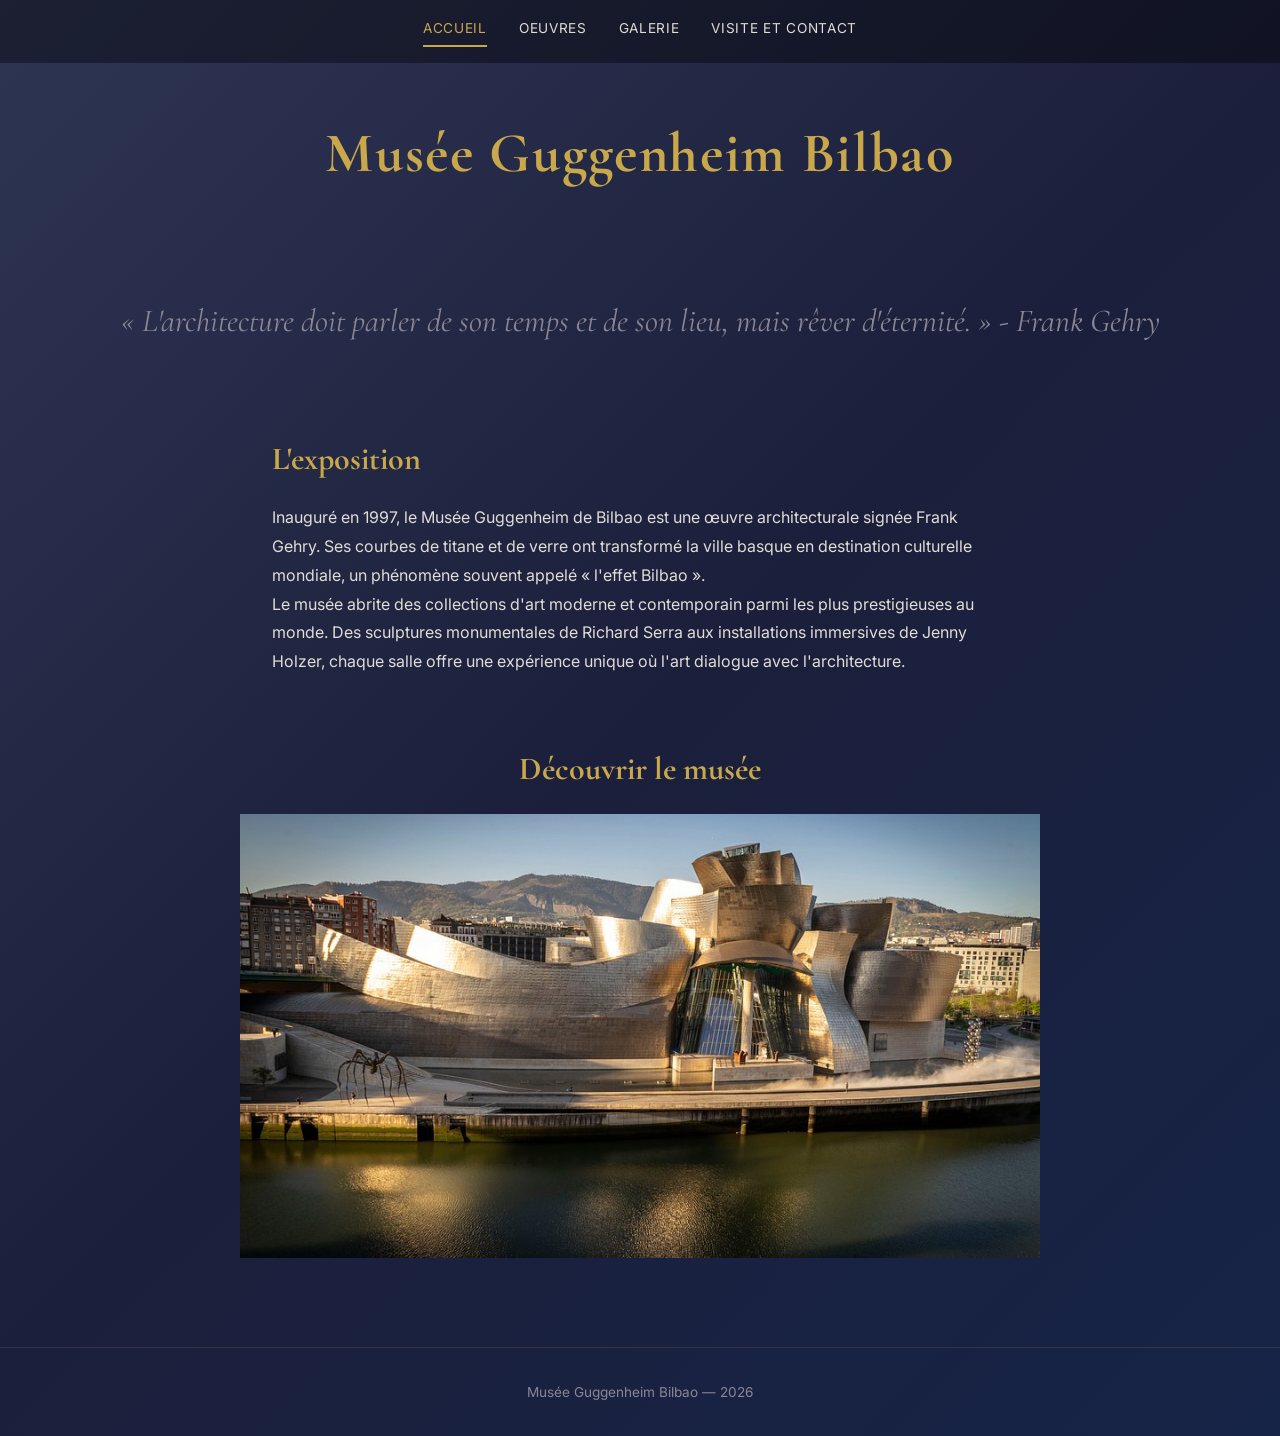
<file: index.html>
<!-- Mateo Coda-Forno 20266263 | Mariama Amadou Amadou 20289908 -->
<!DOCTYPE html>
<html lang="fr">
<head>
    <meta charset="UTF-8">
    <meta name="viewport" content="width=device-width, initial-scale=1.0">
    <title>Musée Guggenheim Bilbao - Accueil</title>
    <link rel="stylesheet" href="style.css">
    <link href="https://fonts.googleapis.com/css2?family=Cormorant+Garamond:wght@400;600;700&family=Inter:wght@300;400;500&display=swap" rel="stylesheet">
</head>
<body class="page-accueil">
    <header>
        <nav>
            <a href="index.html" class="active">Accueil</a>
            <a href="oeuvres.html">Oeuvres</a>
            <a href="galerie.html">Galerie</a>
            <a href="visite-contact.html">Visite et Contact</a>
        </nav>
        <h1>Musée Guggenheim Bilbao</h1>
    </header>

    <main>
        <!-- Citation -->
        <blockquote>
            « L'architecture doit parler de son temps et de son lieu, mais rêver d'éternité. » - Frank Gehry
        </blockquote>

        <!-- Description -->
        <section class="description">
            <h2>L'exposition</h2>
        <p>
            Inauguré en 1997, le Musée Guggenheim de Bilbao est une œuvre
            architecturale signée Frank Gehry. Ses courbes de titane et de
            verre ont transformé la ville basque en destination culturelle
            mondiale, un phénomène souvent appelé « l'effet Bilbao ».
        </p>
        <p>
            Le musée abrite des collections d'art moderne et contemporain
            parmi les plus prestigieuses au monde. Des sculptures monumentales
            de Richard Serra aux installations immersives de Jenny Holzer,
            chaque salle offre une expérience unique où l'art dialogue
            avec l'architecture.
        </p>

        </section>

        <!-- ImageMap -->
        <section class="image-map">
    <h2>Découvrir le musée</h2>
    <img src="assets/MuseePhotoDehors.jpg"
         alt="Vue extérieure du Musée Guggenheim Bilbao avec la sculpture Maman"
         usemap="#carte-musee"
         width="800" height="500">

    <map name="carte-musee">
        <!-- Sculpture Maman (c'est l'araignée) -->
        <area shape="circle"
              coords="150,280,60"
              href="https://fr.wikipedia.org/wiki/Maman_(sculpture)"
              alt="Découvrir Maman de Louise Bourgeois"
              target="_blank">

        <!-- Entrée du musée -->
        <area shape="rect"
              coords="450,180,635,310"
              href="https://www.guggenheim-bilbao.eus/"
              alt="Visiter le site officiel du musée"
              target="_blank">
    </map>
    </section>
       
    </main>

    <footer>
        <p>Musée Guggenheim Bilbao — 2026</p>
    </footer>
</body>
</html>
</file>
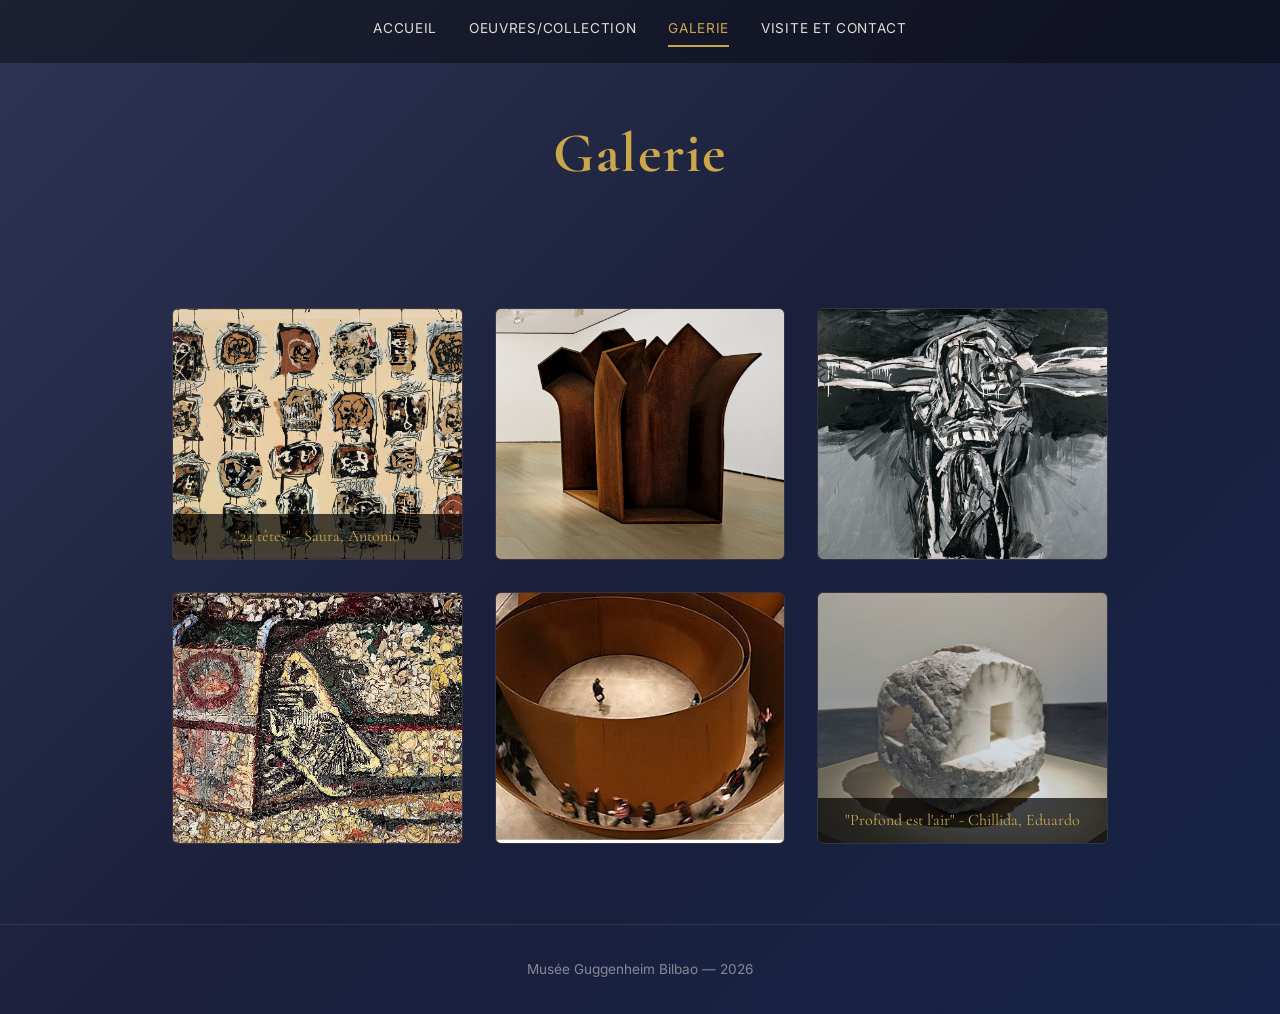
<file: galerie.html>
<!-- Mateo Coda-Forno 20266263 | Mariama Amadou Amadou 20289908 -->
<!DOCTYPE html>
<html lang="fr">
<head>
    <meta charset="UTF-8">
    <meta name="viewport" content="width=device-width, initial-scale=1.0">
    <title>Musée Virtuel Guggenheim Bilbao - Galerie</title>
    <link rel="stylesheet" href="style.css">
    <link href="https://fonts.googleapis.com/css2?family=Cormorant+Garamond:wght@400;600;700&family=Inter:wght@300;400;500&display=swap" rel="stylesheet">
</head>
<body class="page-galerie">
    <header>
        <nav>
            <a href="index.html">Accueil</a>
            <a href="oeuvres.html">Oeuvres/Collection</a>
            <a href="galerie.html" class="active">Galerie</a>
            <a href="visite-contact.html">Visite et Contact</a>
        </nav>
        <h1>Galerie</h1>
    </header>

    <main>
        <div class="grille-galerie">
            <!-- Image 1 -->
            <div class="carte-galerie">
                <img src="assets/Oeuvre24Tetes.jpg" alt="24 têtes de Antonio Saura">
                <div class="caption">"24 têtes" - Saura, Antonio</div>
            </div>

            <!-- Image 2 -->
            <div class="carte-galerie">
                <img src="assets/OeuvreConseilEspaceV.jpg" alt="Conseil de l'espace V">
            </div>

            <!-- Image 3 -->
            <div class="carte-galerie">
                <img src="assets/OeuvreCrucification.jpg" alt="Crucifixion">
            </div>

            <!-- Image 4 -->
            <div class="carte-galerie">
                <img src="assets/OeuvreSpain.jpg" alt="Spain">
            </div>

            <!-- Image 5 -->
            <div class="carte-galerie">
                <img src="assets/OeuvreMatiereTemps.jpg" alt="La Matière du Temps de Richard Serra">
            </div>

            <!-- Image 6 -->
            <div class="carte-galerie">
                <img src="assets/OeuvreProfondEstAir.jpeg" alt="Profond est l'air de Eduardo Chillida">
                <div class="caption">"Profond est l'air" - Chillida, Eduardo</div>
            </div>
        </div>
    </main>

    <footer>
        <p>Musée Guggenheim Bilbao — 2026</p>
    </footer>
</body>
</html>
</file>
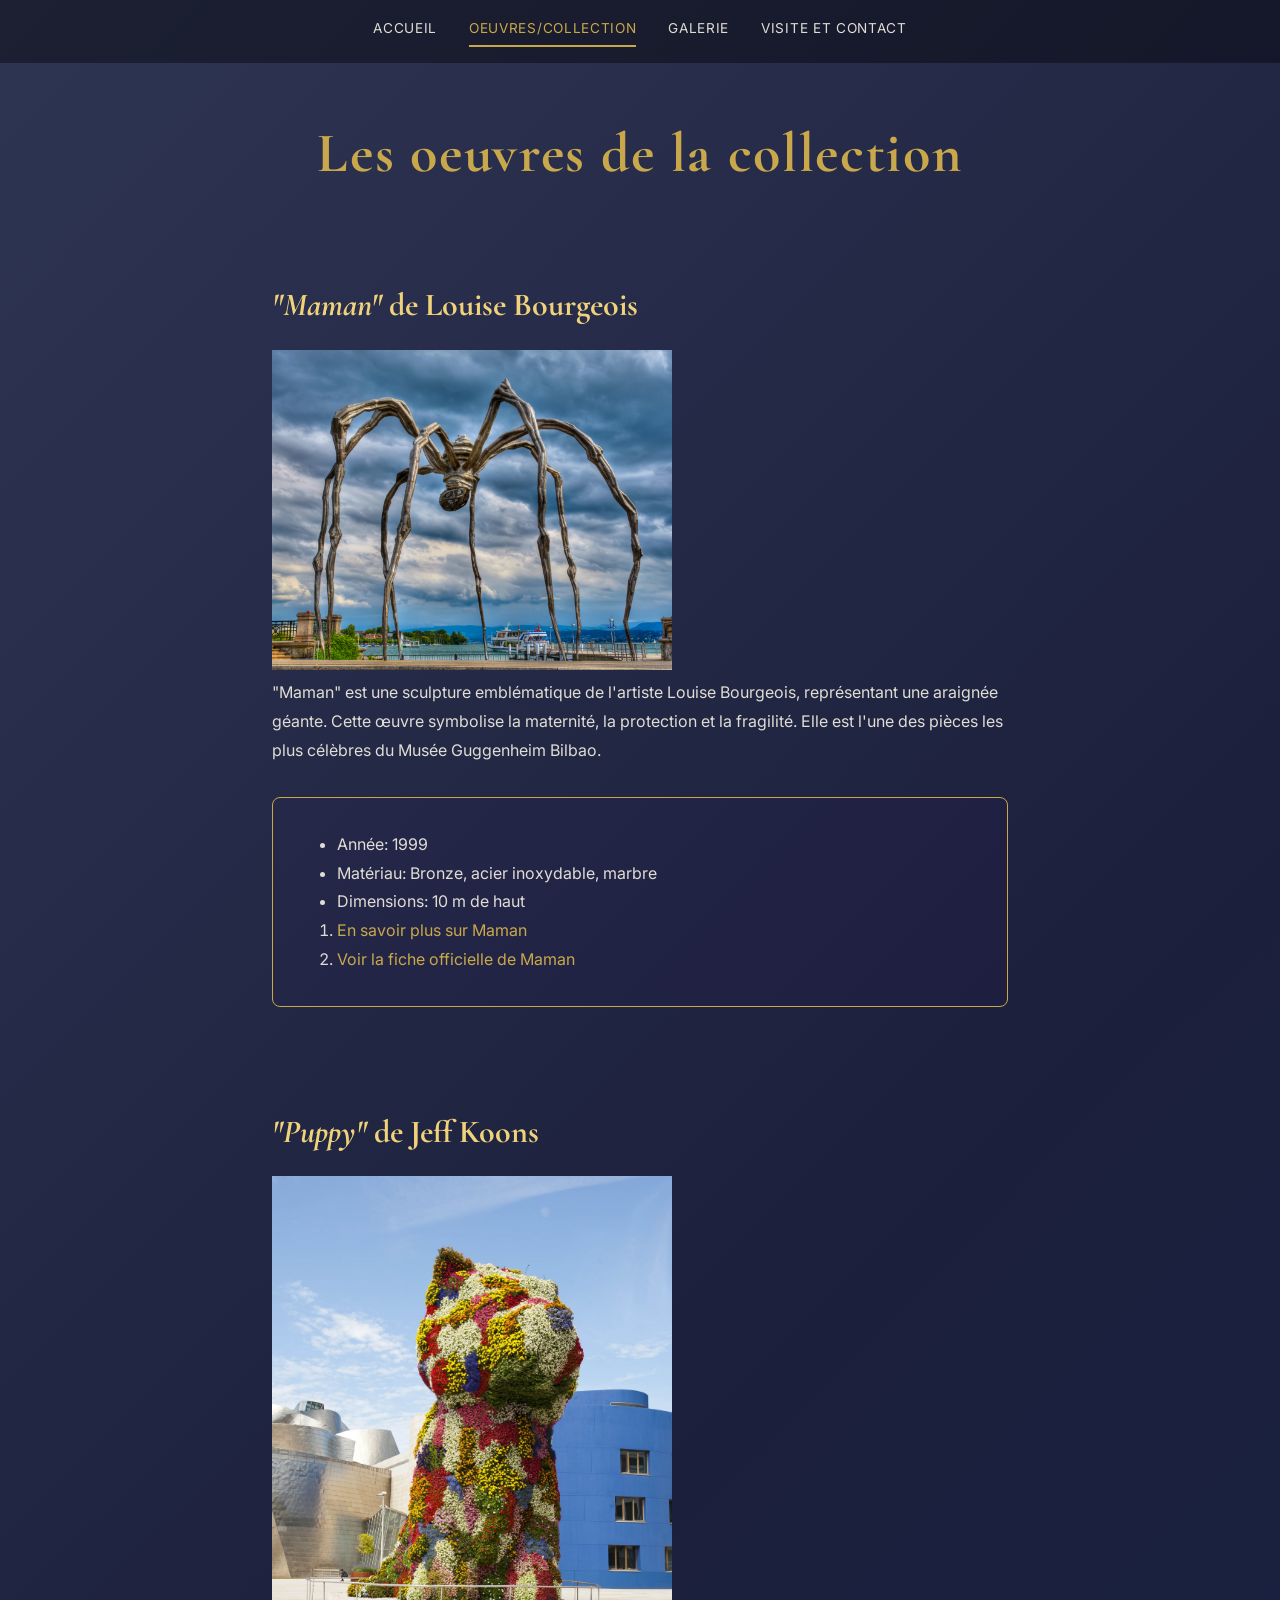
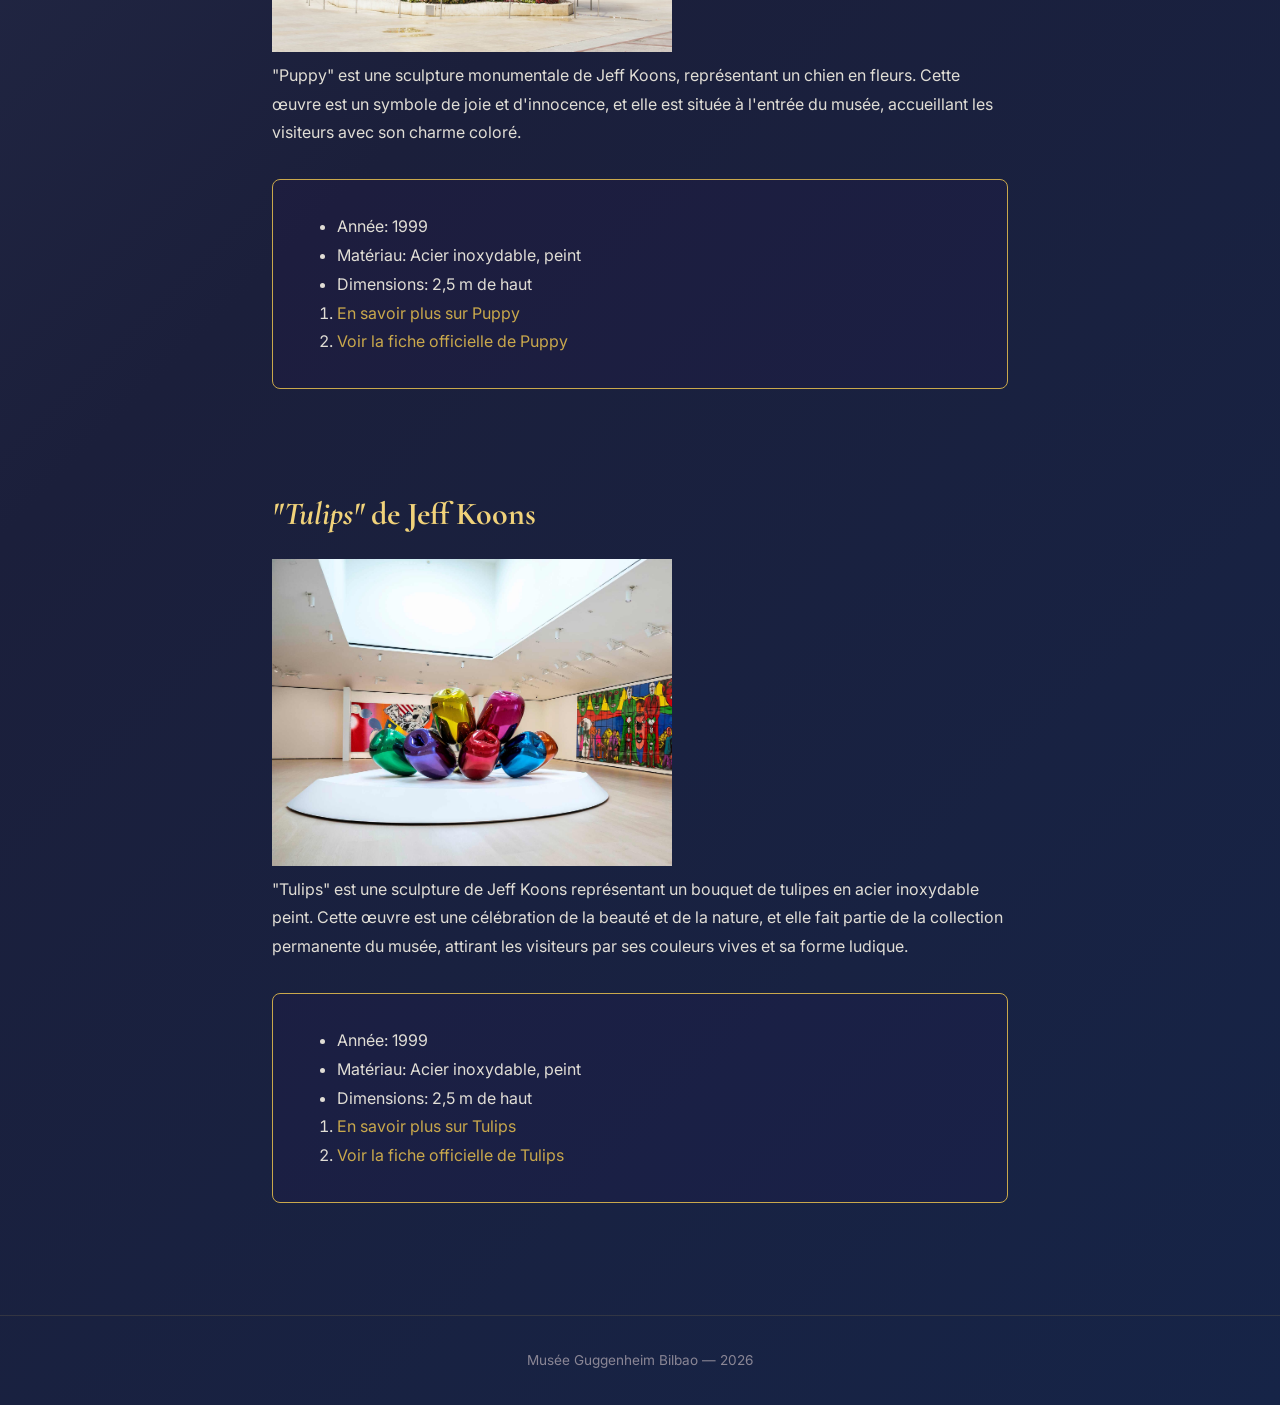
<file: oeuvres.html>
<!-- Mateo Coda-Forno 20266263 | Mariama Amadou Amadou 20289908 -->
<!DOCTYPE html>
<html lang="fr">
<head>
    <meta charset="UTF-8">
    <meta name="viewport" content="width=device-width, initial-scale=1.0">
    <title>Musée Virtuel - Oeuvres/Collection</title>
    <link rel="stylesheet" href="style.css">
    <link href="https://fonts.googleapis.com/css2?family=Cormorant+Garamond:wght@400;600;700&family=Inter:wght@300;400;500&display=swap" rel="stylesheet">
</head>
<body class="page-oeuvres">
    <header>
        <nav>
            <a href="index.html">Accueil</a>
            <a href="oeuvres.html" class="active">Oeuvres/Collection</a>
            <a href="galerie.html">Galerie</a>
            <a href="visite-contact.html">Visite et Contact</a>
        </nav>
         <h1>Les oeuvres de la collection</h1>
    </header>

    <main>
         <!-- Oeuvre 1 -->
        <section class="description">
            <h2 class="titre"> <i>"Maman"</i> de Louise Bourgeois</h2>

            <!-- Image-Animation CSS -->
            <div class="image-oeuvre">
                <img src="assets/Maman.jpeg" alt="Sculpture Maman de Louise Bourgeois" width="400">  
            </div>

            <!-- Description -->
            <p>
                "Maman" est une sculpture emblématique de l'artiste Louise Bourgeois, représentant une araignée géante.
                 Cette œuvre symbolise la maternité, la protection et la fragilité. Elle est l'une des pièces les plus célèbres 
                 du Musée Guggenheim Bilbao.
            </p>

            <!-- Informations techniques -->
            <div class="cartel">
                <ul>
                    <li>Année: 1999</li>
                    <li>Matériau: Bronze, acier inoxydable, marbre</li>
                    <li>Dimensions: 10 m de haut</li>
                </ul>
                <ol>
                    <li><a href="https://fr.wikipedia.org/wiki/Maman_(sculpture)" target="_blank">En savoir plus sur Maman</a></li>
                    <li><a href="https://www.guggenheim-bilbao.eus/fr/guggenheim-365/perspectives/maman-de-louise-bourgeois" target="_blank">Voir la fiche officielle de Maman</a></li>
                </ol>
            </div>
           
        </section>

            <!-- Oeuvre 2 --> 
        <section class="description">
            <h2 class="titre"> <i>"Puppy"</i> de Jeff Koons</h2>

            <!-- Image-Animation CSS -->
            <div class="image-oeuvre">
                <img src="assets/Puppy.jpg" alt="Sculpture Puppy de Jeff Koons" width="400">
            </div>

            <!-- Description -->
            <p>
                "Puppy" est une sculpture monumentale de Jeff Koons, représentant un chien en fleurs.
                 Cette œuvre est un symbole de joie et d'innocence, et elle est située à l'entrée du musée, 
                 accueillant les visiteurs avec son charme coloré.
            </p>

            <!-- Informations techniques -->
            <div class="cartel">
                <ul>
                    <li>Année: 1999</li>
                    <li>Matériau: Acier inoxydable, peint</li>
                    <li>Dimensions: 2,5 m de haut</li>
                </ul> 
                
                <ol>
                    <li><a href="https://fr.wikipedia.org/wiki/Puppy_(Koons)" target="_blank">En savoir plus sur Puppy</a></li>
                    <li><a href="https://www.guggenheim-bilbao.eus/en/the-collection/works/puppy" target="_blank">Voir la fiche officielle de Puppy</a></li>

                </ol>
            </div>

              
        </section>   
        
            <!-- Oeuvre 3 -->           
        <section class="description">
            <h2 class="titre" > <i>"Tulips"</i> de Jeff Koons</h2>
            
            <!-- Image-Animation CSS -->
            <div class="image-oeuvre">
                <img src="assets/Tulips.jpg" alt="Sculpture Tulips de Jeff Koons" width="400">
            </div>

            <!-- Description -->
            <p>
                "Tulips" est une sculpture de Jeff Koons représentant un bouquet de tulipes en acier inoxydable peint. 
                Cette œuvre est une célébration de la beauté et de la nature, et elle fait partie de la collection permanente 
                du musée, attirant les visiteurs par ses couleurs vives et sa forme ludique.
            </p>

            <!-- Informations techniques -->
            <div class="cartel">
                <ul>
                    <li>Année: 1999</li>
                    <li>Matériau: Acier inoxydable, peint</li>
                    <li>Dimensions: 2,5 m de haut</li>
                </ul>
                <ol>
                    <li><a href="https://en.wikipedia.org/wiki/Tulips_(Koons)" target="_blank">En savoir plus sur Tulips</a></li>
                    <li><a href="https://www.guggenheim-bilbao.eus/en/the-collection/works/tulips" target="_blank">Voir la fiche officielle de Tulips</a></li>
                </ol>
            </div>
        </section>  

    </main>

    <footer>
        <p>Musée Guggenheim Bilbao — 2026</p>
    </footer>
</body>
</html>
</file>
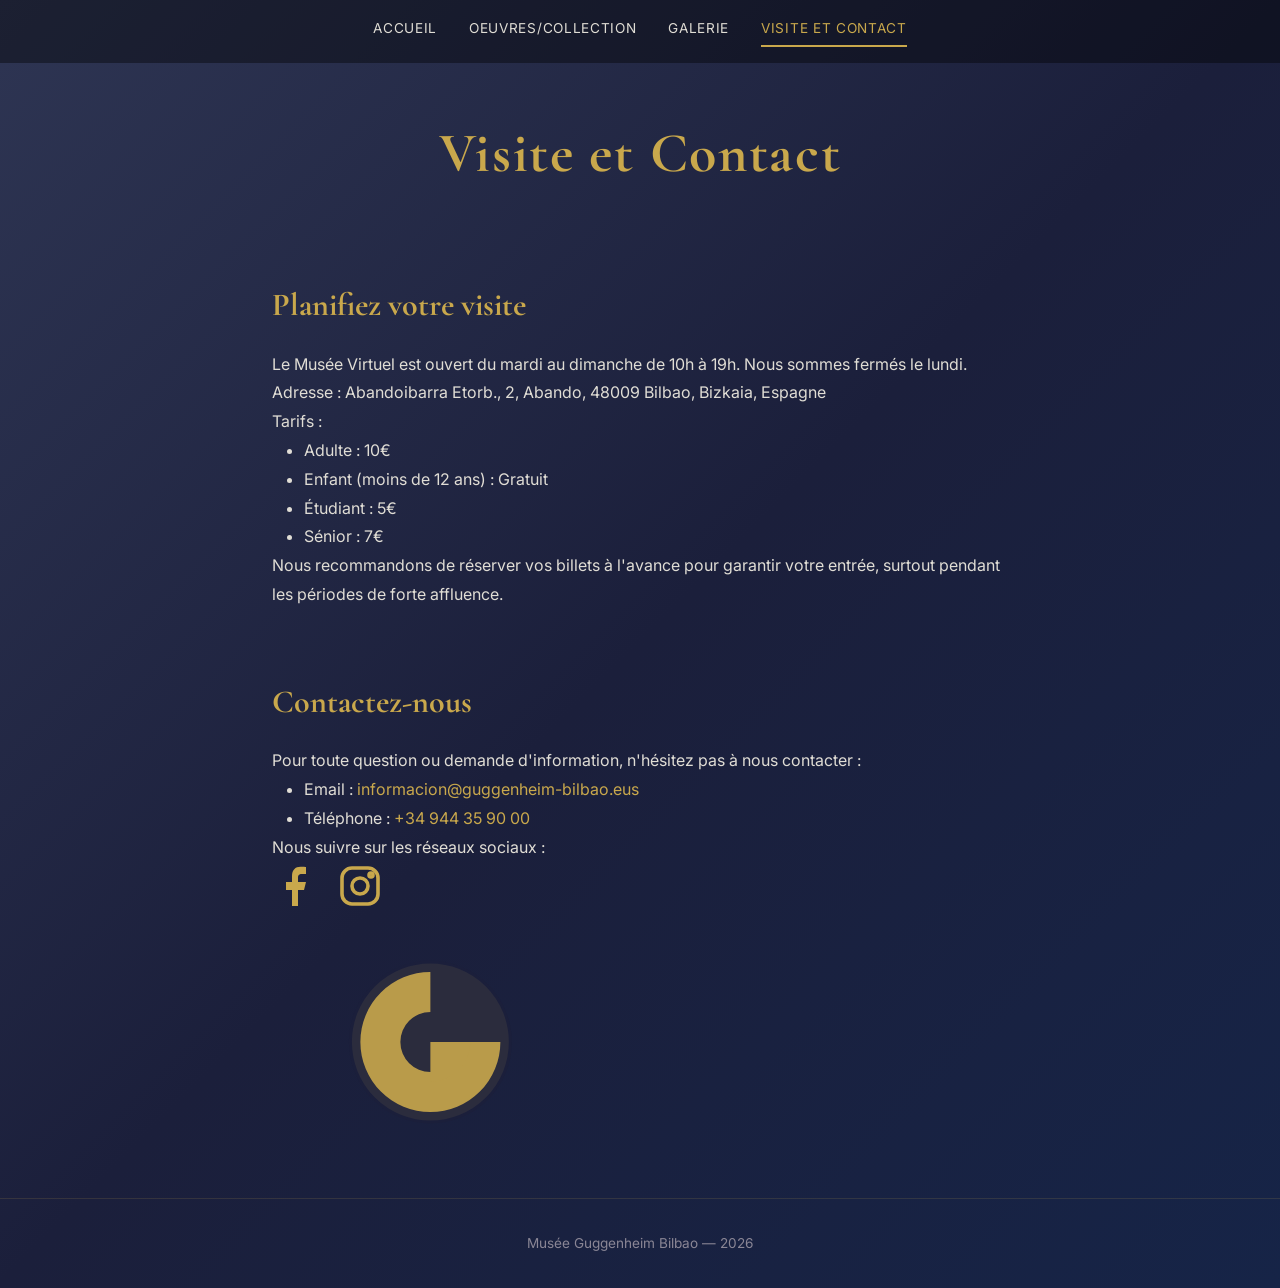
<file: visite-contact.html>
<!-- Mateo Coda-Forno 20266263 | Mariama Amadou Amadou 20289908 -->
<!DOCTYPE html>
<html lang="fr">
<head>
    <meta charset="UTF-8">
    <meta name="viewport" content="width=device-width, initial-scale=1.0">
    <title>Musée Virtuel - Visite et Contact</title>
    <link rel="stylesheet" href="style.css">
    <link href="https://fonts.googleapis.com/css2?family=Cormorant+Garamond:wght@400;600;700&family=Inter:wght@300;400;500&display=swap" rel="stylesheet">
</head>
<body class="page-visite-contact">
    <header>
        <nav>
            <a href="index.html">Accueil</a>
            <a href="oeuvres.html">Oeuvres/Collection</a>
            <a href="galerie.html">Galerie</a>
            <a href="visite-contact.html" class="active">Visite et Contact</a>
        </nav>
        <h1>Visite et Contact</h1>
    </header>

    <main>
        <!-- section visite -->
        <section class="description">
            <h2>Planifiez votre visite</h2>
            <p>Le Musée Virtuel est ouvert du mardi au dimanche de 10h à 19h. Nous sommes fermés le lundi.</p>
            <p>Adresse : Abandoibarra Etorb., 2, Abando, 48009 Bilbao, Bizkaia, Espagne</p>
            <p>Tarifs : </p> 
                <ul>
                    <li>Adulte : 10€</li>
                    <li>Enfant (moins de 12 ans) : Gratuit</li>
                    <li>Étudiant : 5€</li>
                    <li>Sénior : 7€</li>
                </ul>
            <p>Nous recommandons de réserver vos billets à l'avance pour garantir votre entrée,
                 surtout pendant les périodes de forte affluence.</p>
        </section>  

        <!-- section contact -->
        <section class="description">
            <h2>Contactez-nous</h2>
            <p>Pour toute question ou demande d'information, n'hésitez pas à nous contacter :</p>
            <ul>
                <li>Email : <a href="mailto:informacion@guggenheim-bilbao.eus">informacion@guggenheim-bilbao.eus</a></li>
                <li>Téléphone : <a href="tel:+34944359000">+34 944 35 90 00</a></li>
            </ul>

            <p>Nous suivre sur les réseaux sociaux :</p>  

            <!--Icone en SVG cliquable-->  
            <div class="icones-liens">
                <!--Icone Facebook--> 
                <a href="https://www.facebook.com/guggenheimbilbaomuseo" target="_blank" rel="noopener noreferrer" title="Facebook">
                    <svg xmlns="http://www.w3.org/2000/svg" width="48" height="48" viewBox="0 0 24 24" fill="currentColor">
                    <path d="M13 22v-8h3l1-4h-4V8c0-1.2.3-2 2-2h2V2.5c-.3 0-1.4-.1-2.7-.1-2.7 0-4.3 1.6-4.3 4.7V10H7v4h3v8h3z"/>
                    </svg>
                </a>

                <!--Icone Instagram--> 
                <a href="https://www.instagram.com/museoguggenheim/" target="_blank" rel="noopener noreferrer" tite="Instagram">
                    <svg xmlns="http://www.w3.org/2000/svg" width="48" height="48" viewBox="0 0 24 24" fill="none" stroke="currentColor" stroke-width="1.8">
                    <rect x="3" y="3" width="18" height="18" rx="5" ry="5"/>
                    <circle cx="12" cy="12" r="4"/>
                    <circle cx="17.5" cy="6.5" r="1"/>
                    </svg>
                </a>
            </div>
        </section>  

        <!-- Animation SVG: logo du musée -->
        <div class="logoMusee">
            <svg width="100%" height="200" viewBox="0 0 1200 200" xmlns="http://www.w3.org/2000/svg">
                <g> 
                    <!-- Deplacement horizontal-->
                    <animateTransform  
                        attributeName="transform"
                        type="translate"
                        from="100 0"
                        to="800 0"
                        dur="5s"
                        repeatCount="indefinite"/>
                    <!-- cercle -->
                    <circle cx="100" cy="100" r="80" fill="#1b1f3b" stroke="#1b1f3b" stroke-width="3">
                    <animate attributeName="fill" values="#c9a84c;#1b1f3b;#c9a84c" dur="3s" repeatCount="indefinite"/>
                    </circle>

                    <!-- forme logo(G) -->
                    <path d=" M100 30  A70 70 0 1 0 170 100 L130 100 A30 30 0 1 1 100 70 L100 30 Z" fill="#1b1f3b">
                    <animate attributeName="fill" values="#1b1f3b;#c9a84c;#1b1f3b" dur="3s" repeatCount="indefinite"/>
                    </path>

                    <!-- quart de cercle -->
                    <path d="M100 100 L140 100 A40 40 0 0 1 100 140 Z" fill="black">
                    <animate attributeName="fill" values="#1b1f3b;#c9a84c;#1b1f3b" dur="3s" repeatCount="indefinite"/>
                    </path>
                </g>
            </svg>       
        </div>
    </main>

    <footer>
        <p>Musée Guggenheim Bilbao — 2026</p>
    </footer>
</body>
</html>
</file>
<file: style.css>
/* Mateo Coda-Forno 20266263 | Mariama Amadou Amadou 20289908 */


* {
    margin: 0;
    padding: 0;
    box-sizing: border-box;
}

/* BASE COMMUNE */
.page-accueil,
.page-oeuvres,
.page-galerie,
.page-visite-contact {
    background: linear-gradient(135deg, #2e3553, #1b1f3b, #162447);
    color: #e0ddd5;
    min-height: 100vh;
    font-family: 'Inter', sans-serif;
    line-height: 1.8;
}

a {
    color: #c9a84c;
    text-decoration: none;
    transition: color 0.3s;
}

a:hover {
    color: #f0d27a;
}

nav {
    display: flex;
    justify-content: center;
    gap: 2rem;
    padding: 1rem;
    background-color: rgba(0, 0, 0, 0.4);
    letter-spacing: 0.05em;
    text-transform: uppercase;
    font-size: 0.85rem;
}

nav a {
    color: #e0ddd5;
}

nav a:hover {
    color: #c9a84c;
}


header h1 {
    font-family: 'Cormorant Garamond', serif;
    font-size: 3.5rem;
    font-weight: 700;
    color: #c9a84c;
    text-align: center;
    padding: 2.5rem 1rem;
    letter-spacing: 0.03em;
}

h2 {
    font-family: 'Cormorant Garamond', serif;
    font-size: 2rem;
    margin-bottom: 1rem;
    color: #c9a84c;
}

/* PAGE ACCUEIL */
blockquote {
    text-align: center;
    font-style: italic;
    font-size: 2rem;
    padding: 3rem 2rem;
    color: #8a8695;
    font-family: 'Cormorant Garamond', serif;
}

.image-map {
    text-align: center;
    padding: 2rem;
}

.image-map img {
    max-width: 100%;
    height: auto;
}

/*  SECTIONS DESCRIPTION  */
.description {
    max-width: 800px;
    margin: 0 auto;
    padding: 2rem;
}

/* PAGE OEUVRES  */
.titre {
    color: #f0d27a;
}

.cartel {
    background-color: rgba(56, 18, 110, 0.05);
    border: 1px solid #c9a84c;
    padding: 2rem;
    margin: 2rem auto;
    max-width: 800px;
    border-radius: 8px;
    animation: animation-oeuvres 1s ease-in;  
}

.cartel a {
    color: #c9a84c;
}

.cartel a:hover {
    color: #f0d27a;
    text-decoration: underline;
}

.image-oeuvre img {
    width: 400px;
    transition: transform 0.4s;
    animation: animation-oeuvres 1.2s ease-in;
}

.image-oeuvre img:hover {
    transform: scale(1.05);
}

/* PAGE GALERIE  */
.grille-galerie {
    display: grid;
    grid-template-columns: repeat(3, 1fr);
    gap: 2rem;
    max-width: 1000px;
    margin: 2rem auto;
    padding: 2rem;
}

.carte-galerie {
    position: relative;
    overflow: hidden;
    border-radius: 6px;
    border: 1px solid rgba(201, 168, 76, 0.15);
    transition: transform 0.4s, box-shadow 0.4s;
}

.carte-galerie img {
    width: 100%;
    height: 250px;
    object-fit: cover;
    display: block;
    transition: transform 0.4s;
}

.carte-galerie:hover {
    transform: translateY(-5px);
    box-shadow: 0 10px 30px rgba(201, 168, 76, 0.2);
    border-color: #c9a84c;
}

.carte-galerie:hover img {
    transform: scale(1.1);
}

.caption {
    position: absolute;
    bottom: 0;
    left: 0;
    right: 0;
    background: rgba(0, 0, 0, 0.7);
    color: #c9a84c;
    padding: 0.5rem;
    text-align: center;
    font-family: 'Cormorant Garamond', serif;
    font-size: 1rem;
}


footer {
    text-align: center;
    padding: 2rem;
    color: #8a8695;
    font-size: 0.85rem;
    margin-top: 3rem;
    border-top: 1px solid rgba(201, 168, 76, 0.15);
}



/* PAGE VISITE-CONTACT */
.icones-liens {
    display: flex;
    gap: 16px;
}

.icones-liens a:hover {
    transform: scale(1.08);
}

.icones-liens svg {
    display: block;
}


nav a.active {
    color: #c9a84c;
    border-bottom: 2px solid #c9a84c;
    padding-bottom: 0.3rem;
}

/* Animation VISUELLE pour la page oeuvres (slide in de gauche à droite les images + les boites d'infomations (cartel) */
@keyframes animation-oeuvres {
    from {
        opacity: 0;
        transform: translateX(-50px);
    }
    to {
        opacity: 2;
        transform: translateX(0);
    }
}


/* Pour adapter le site aux gens sur tablette et mobile (ca s'adapte selon la largeur de l'écran en pixels (1024->tablette, et 768 pour mobile)*/
@media (max-width: 1024px) {
    header h1 {
        font-size: 2.5rem;
    }

    .grille-galerie {
        grid-template-columns: repeat(2, 1fr);
    }

    .image-oeuvre img {
        width: 300px;
    }
}

@media (max-width: 768px) {
    header h1 {
        font-size: 1.8rem;
        padding: 1.5rem 0.5rem;
    }

    nav {
        flex-direction: column;
        align-items: center;
        gap: 0.5rem;
    }

    blockquote {
        font-size: 1.2rem;
        padding: 2rem 1rem;
    }

    .description {
        padding: 1rem;
    }

    .page-oeuvres .description {
        flex-direction: column;
    }

    .image-oeuvre img {
        width: 100%;
    }

    .image-map img {
        width: 100%;
    }

    .grille-galerie {
        grid-template-columns: 1fr;
        padding: 1rem;
    }

    .carte-galerie img {
        height: 200px;
    }
    .cartel {
        padding: 1rem;
    }

    .icones-liens {
        justify-content: center;
    }

    footer {
        padding: 1rem;
    }
}



ul, ol {
    padding-left: 2rem;
}
</file>
